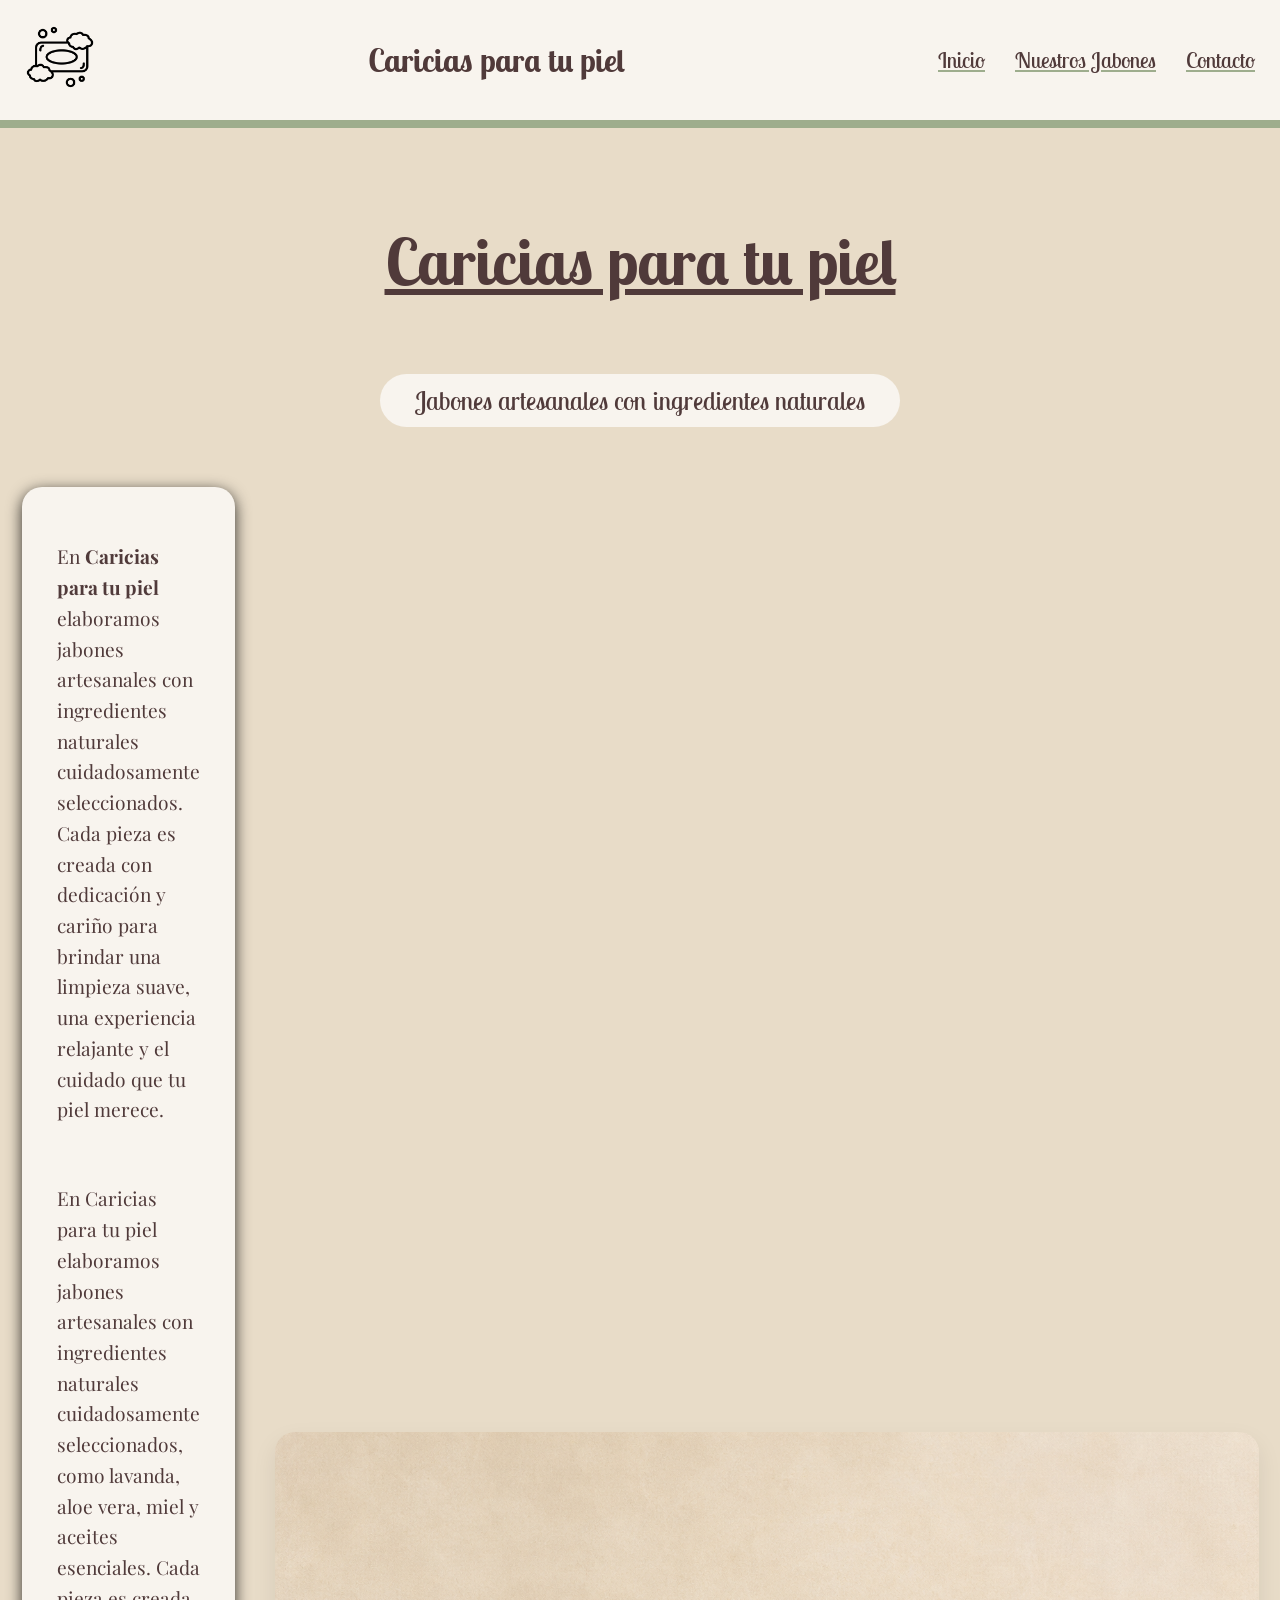
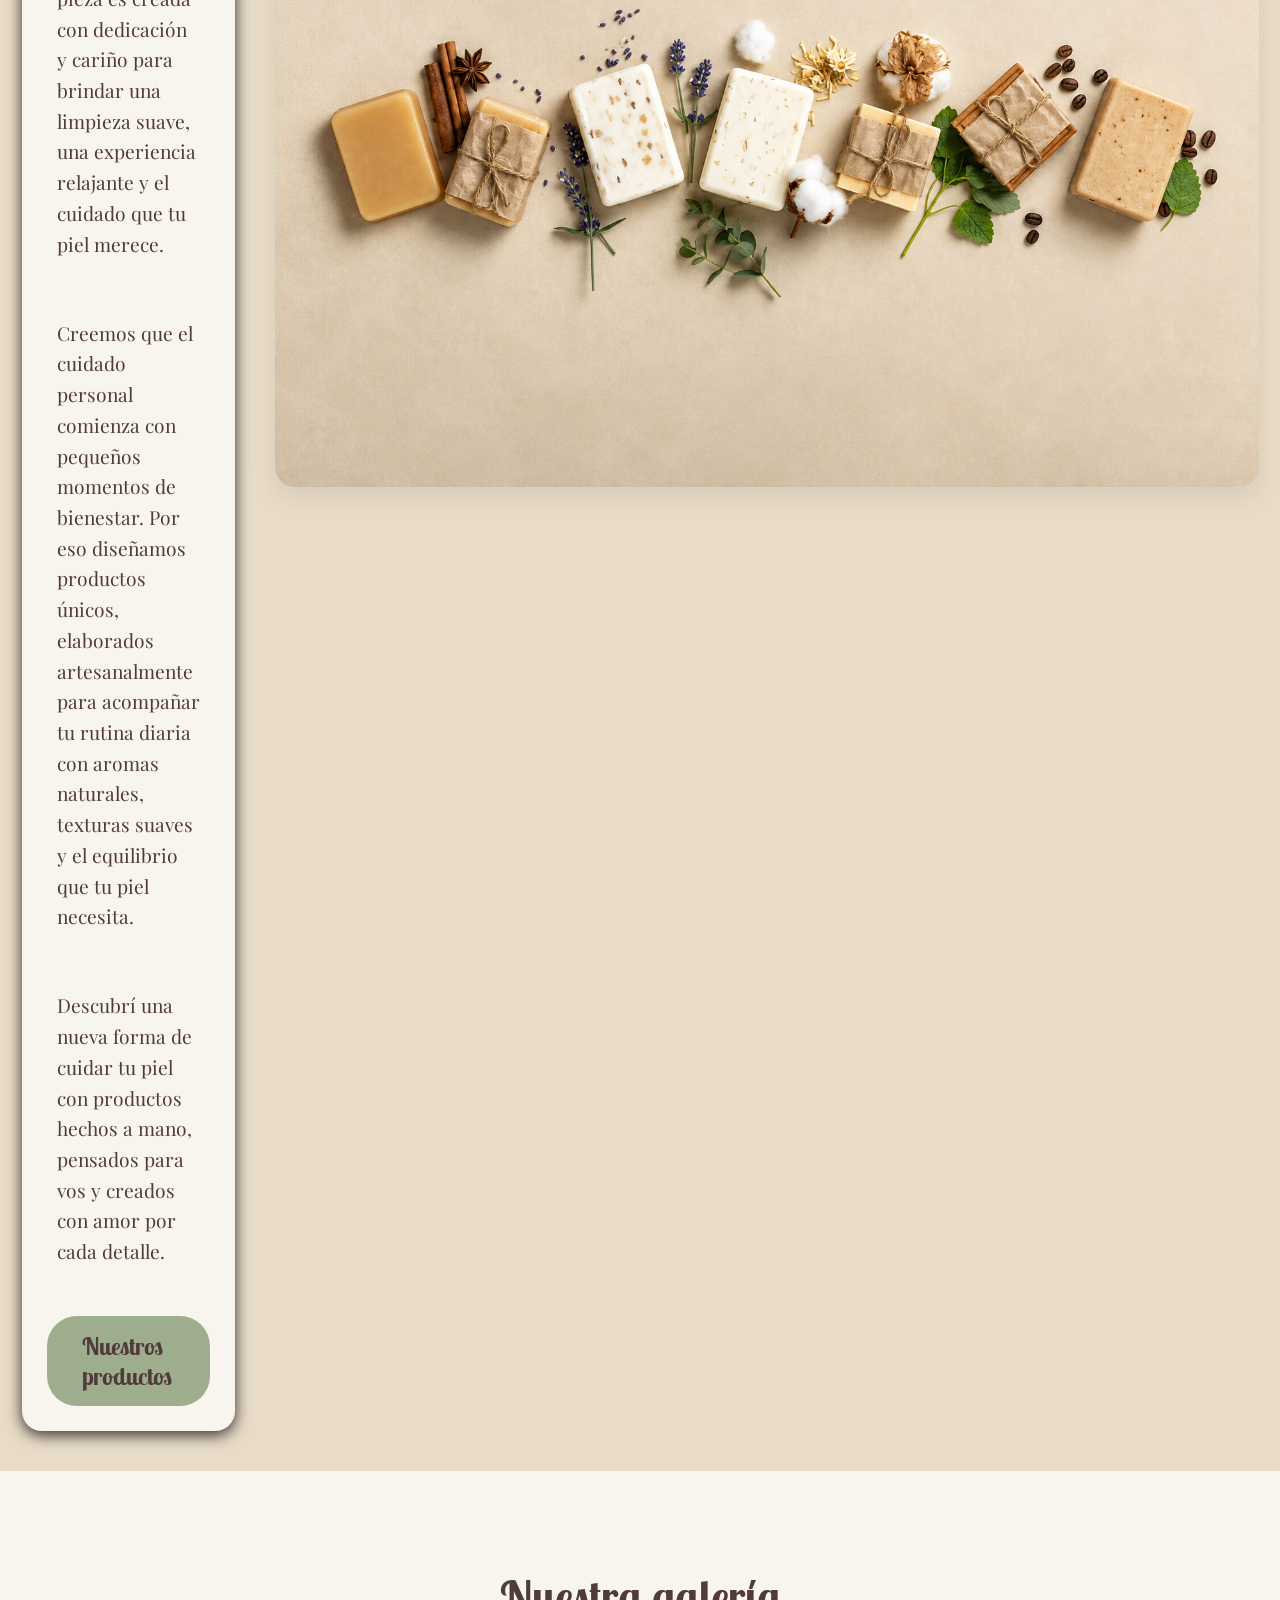
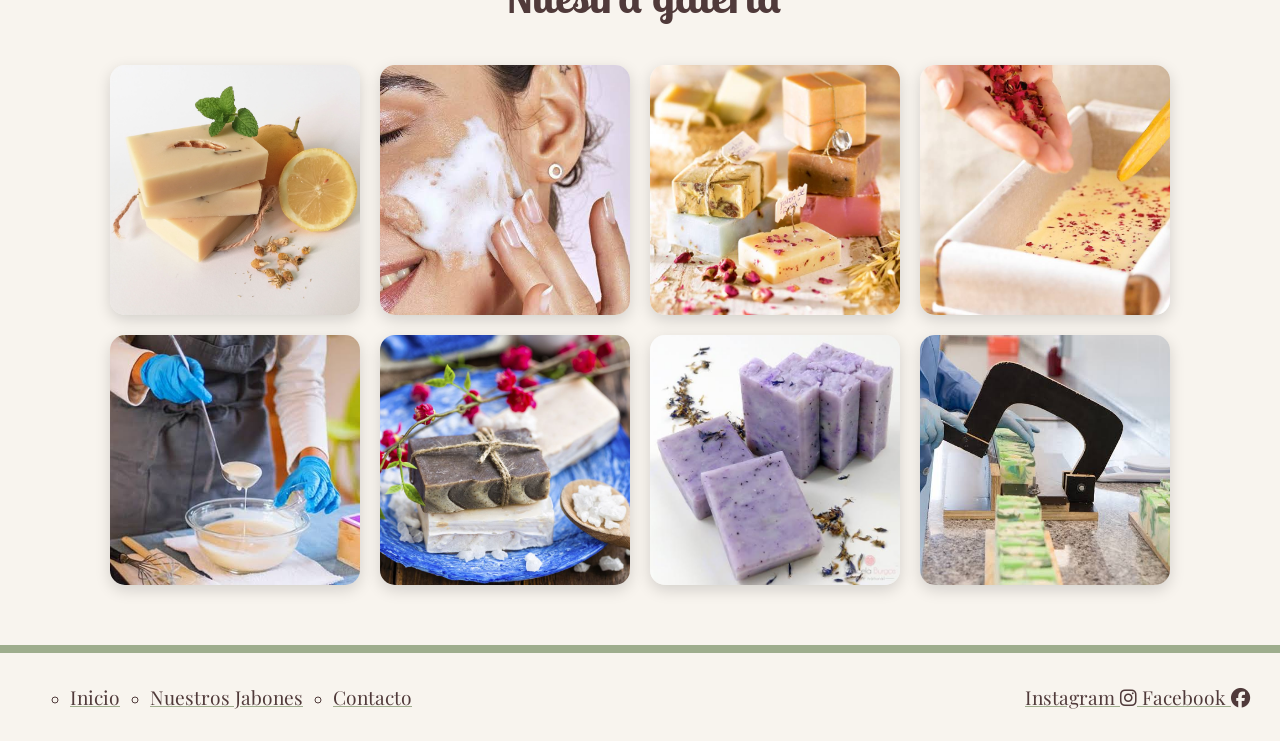
<file: index.html>
<!DOCTYPE html>
<html lang="es">
<head>
    <meta charset="UTF-8">
    <meta name="viewport" content="width=device-width, initial-scale=1.0">
    <title> Caricias para tu piel </title>
    <link rel="stylesheet" href="css/styles.css">
    <link rel="preconnect" href="https://fonts.googleapis.com">
    <link rel="preconnect" href="https://fonts.gstatic.com" crossorigin>
    <link rel="stylesheet" href="https://cdnjs.cloudflare.com/ajax/libs/font-awesome/6.7.2/css/all.min.css">
   

    <link href="https://fonts.googleapis.com/css2?family=Lobster+Two:ital,wght@0,400;0,700;1,400;1,700&family=Playfair+Display:ital,wght@0,400..900;1,400..900&display=swap" rel="stylesheet">

</head>
<body>
   <header>
        
        <nav class="navbar">
             <a href="assets/hand-soap.png" class="logo">
                <img src="assets/hand-soap.png" alt="Logo-caricias">
                </a>
                <p class="titulo-logo"> Caricias para tu piel </p>
                <ul class="nav-links">
                <li> <a href="index.html">Inicio</a> </li>
                <li> <a href="productos.html">Nuestros Jabones </a></li>
                <li> <a href="contacto.html"> Contacto </a></li>

            </ul>
        </nav>
    </header>


    <main>
        <section class="hero">  

        <div class="tit-principal" >
        <h1> Caricias para tu piel </h1> 
        </div>
        <div class="subt-principal">
        <h2> Jabones artesanales con ingredientes naturales </h2>
        </div>
        
         <div class="hero-content">
        <div class="texto-principal">
        
        <p> En <strong> Caricias para tu piel </strong> elaboramos jabones artesanales con ingredientes naturales cuidadosamente seleccionados. Cada pieza es creada con dedicación y cariño para brindar una limpieza suave, una experiencia relajante y el cuidado que tu piel merece.
        </p>
        <p>
             En Caricias para tu piel elaboramos jabones artesanales con ingredientes 
             naturales cuidadosamente seleccionados, como lavanda, aloe vera, miel y 
             aceites esenciales. Cada pieza es creada con dedicación y cariño para 
             brindar una limpieza suave, una experiencia relajante y el cuidado que 
              tu piel merece.
         </p>

         <p>
            Creemos que el cuidado personal comienza con pequeños momentos de bienestar. 
            Por eso diseñamos productos únicos, elaborados artesanalmente para acompañar 
            tu rutina diaria con aromas naturales, texturas suaves y el equilibrio que 
            tu piel necesita.
         </p>

         <p>
            Descubrí una nueva forma de cuidar tu piel con productos hechos a mano, 
            pensados para vos y creados con amor por cada detalle.
        </p>    

        

         <a href="productos.html" class="boton-hero">Nuestros productos
         </a>
         
        </div>
        <img src="assets/istockphoto-1341614092-612x612.png" alt="Imagen jabon" class="hero-image">
        </div>
        </section>


        <section class="galeria">
    <h2>Nuestra galería</h2>

    <div class="galeria-grid">
        <img src="assets/jabon1.jpg" alt="Jabón artesanal">
        <img src="assets/cara.jpg" alt="Mujer-jabon">
        <img src="assets/jabon3.jpg" alt="Jabón artesanal">
        <img src="assets/hacer-jabon-casero.jpg" alt="Jabón-preparandose">
        <img src="assets/preparacion.jpg" alt="Jabón artesanal">
        <img src="assets/jabon6.jpg" alt="Jabón artesanal">
        <img src="assets/jabon7.jpg" alt="Jabón artesanal">
        <img src="assets/jabon8.jpg" alt="Jabón artesanal">
    </div>
</section>

       
    </main>

    <footer >
        <ul class="footer-nav">
                <li> <a href="index.html">Inicio</a> </li>
                <li> <a href="productos.html">Nuestros Jabones </a></li>
                <li> <a href="contacto.html"> Contacto </a></li>
        </ul>

        <div class="footer-redes">
            <a href="https://www.instagram.com/carinoparatupiel/"> Instagram  <i class="fa-brands fa-instagram"></i> </a>
            <a href="#"> Facebook  <i class="fa-brands fa-facebook"></i> </a>
        </div>
    </footer>

</body>
</html>
</file>
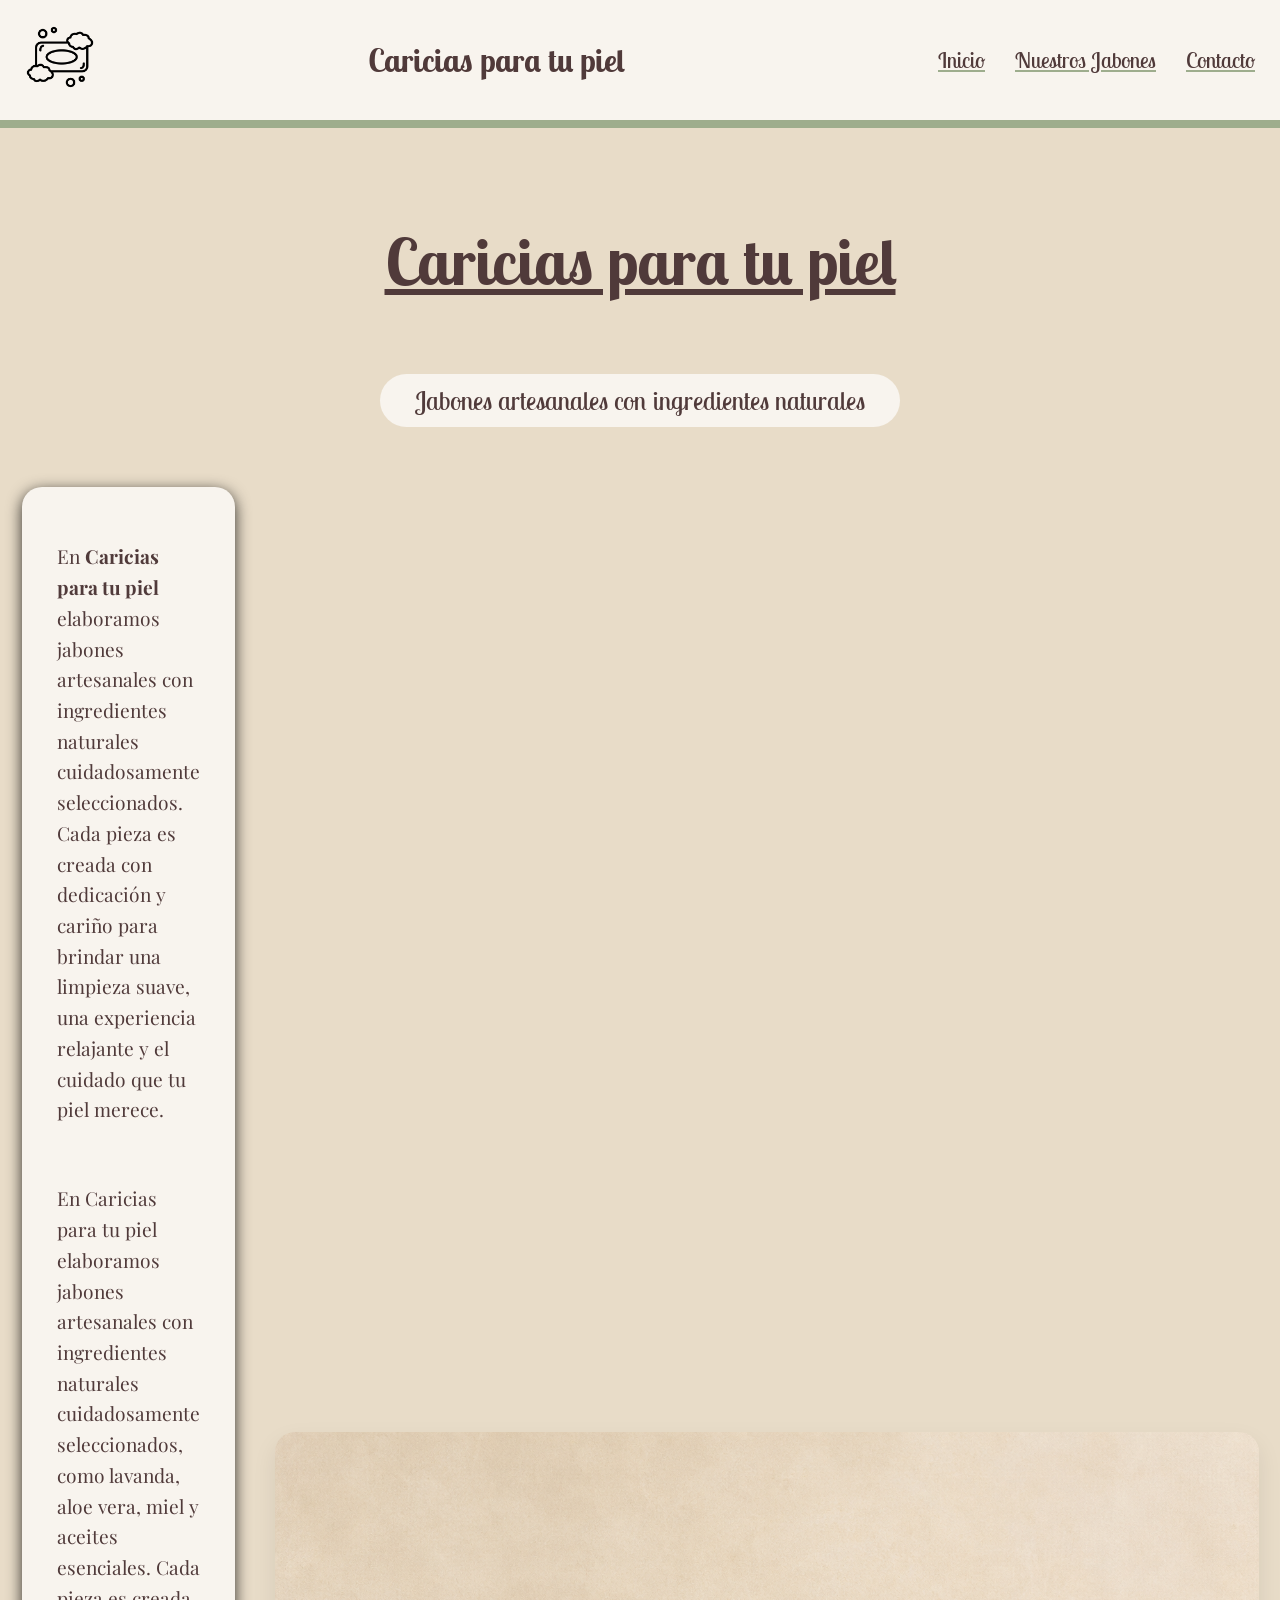
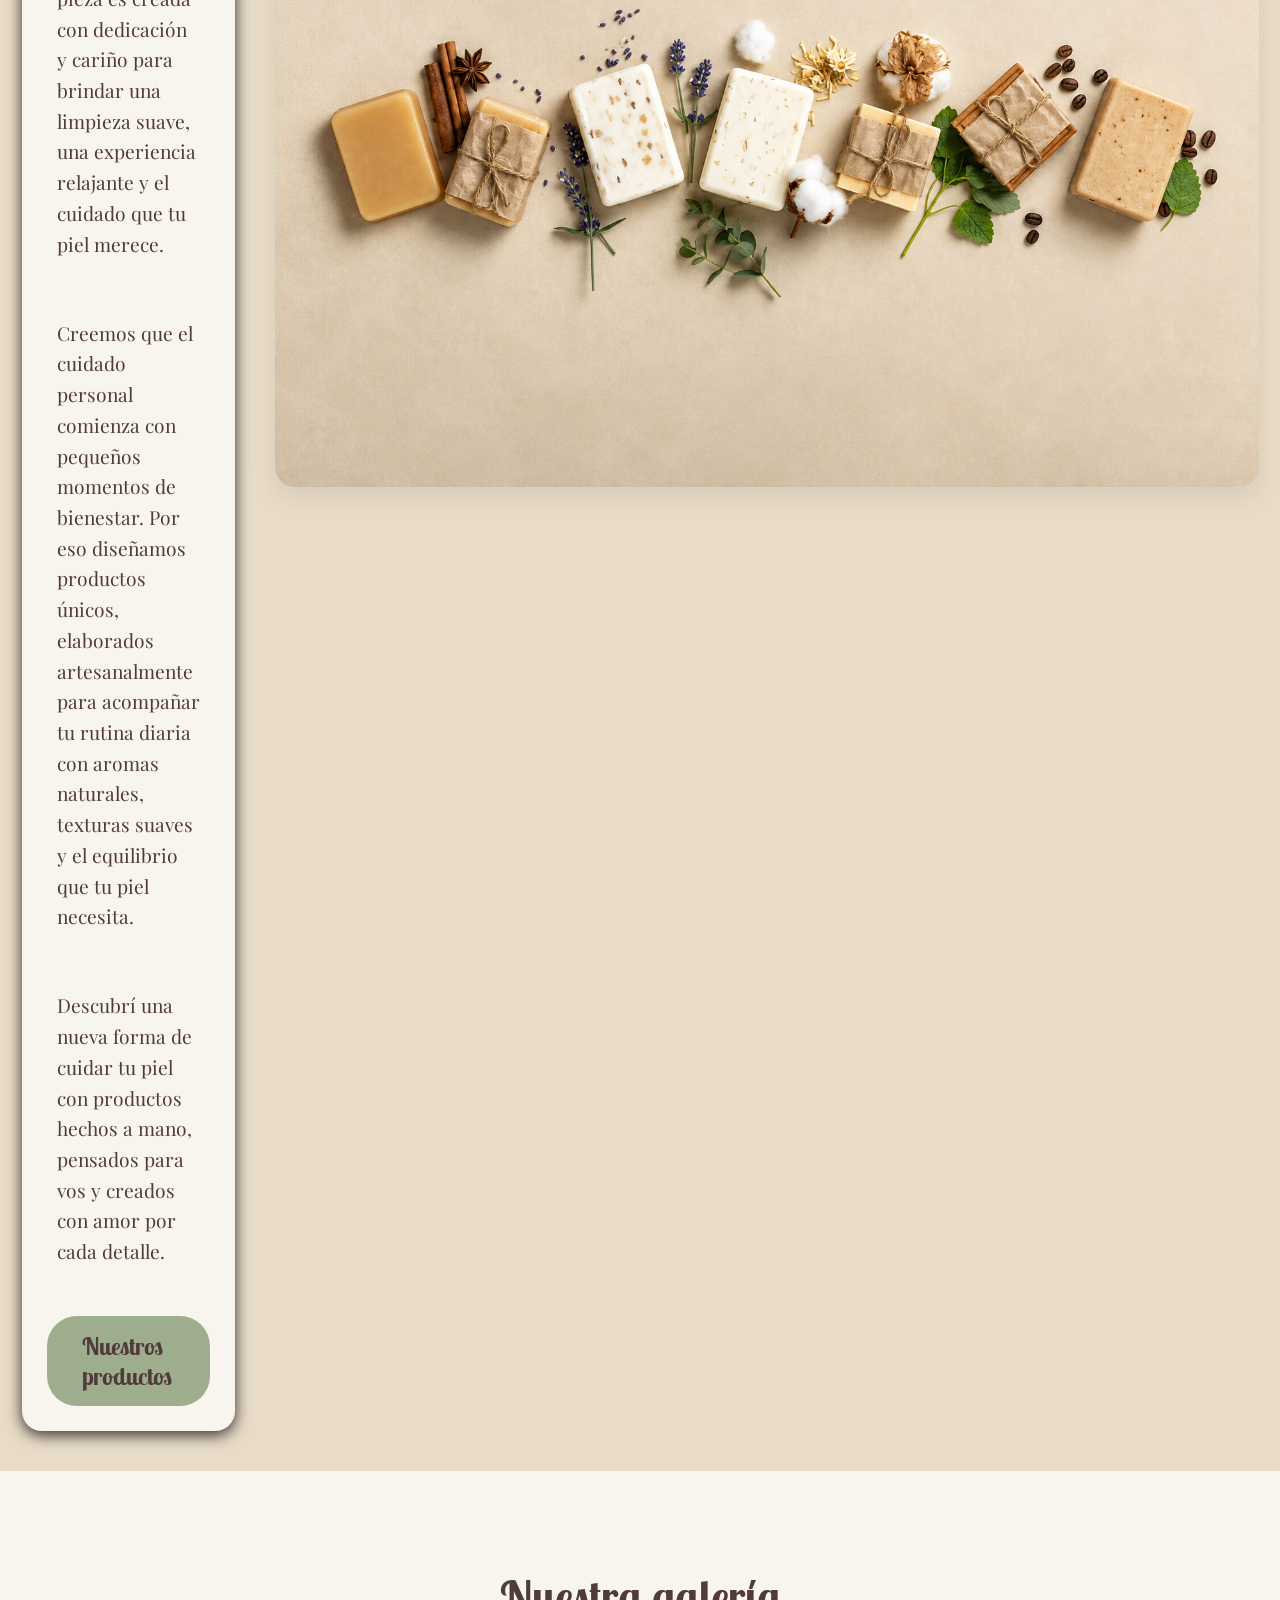
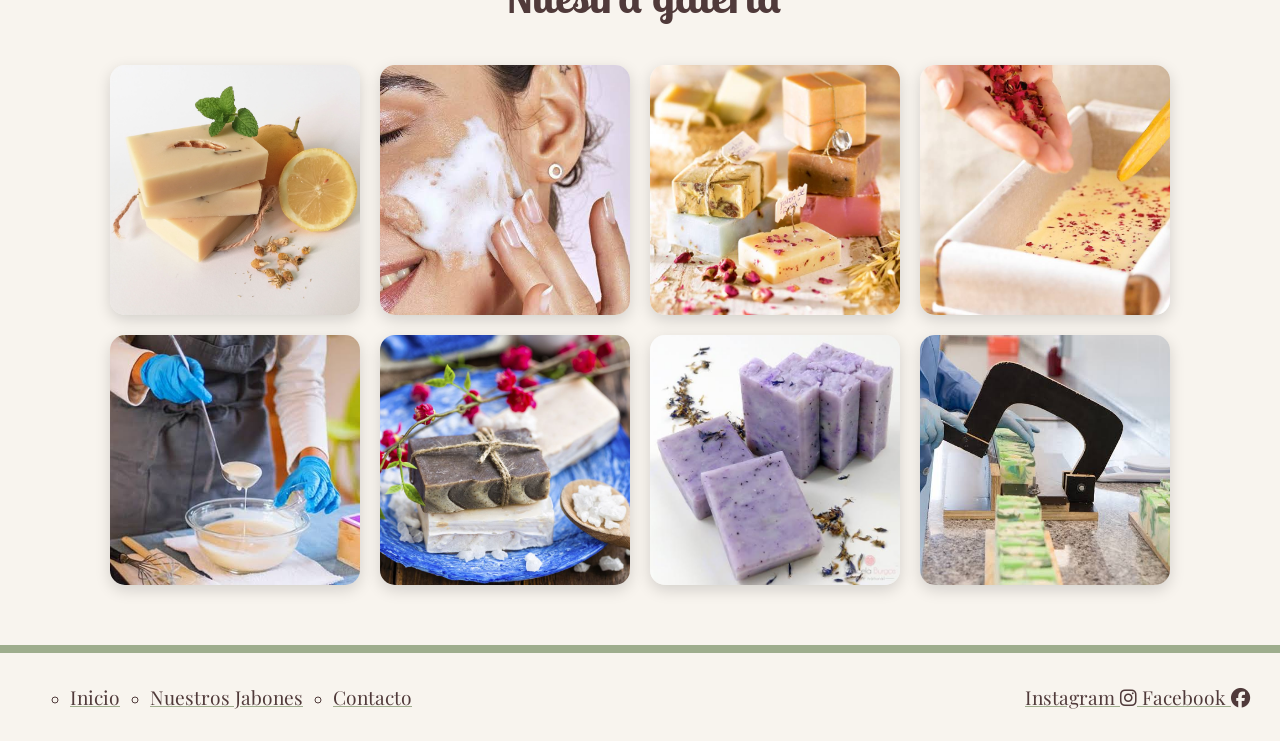
<file: htmls/index.html>
<!DOCTYPE html>
<html lang="es">
<head>
    <meta charset="UTF-8">
    <meta name="viewport" content="width=device-width, initial-scale=1.0">
    <title> Caricias para tu piel </title>
    <link rel="stylesheet" href="/css/styles.css">
    <link rel="preconnect" href="https://fonts.googleapis.com">
    <link rel="preconnect" href="https://fonts.gstatic.com" crossorigin>
    <link rel="stylesheet" href="https://cdnjs.cloudflare.com/ajax/libs/font-awesome/6.7.2/css/all.min.css">
   

    <link href="https://fonts.googleapis.com/css2?family=Lobster+Two:ital,wght@0,400;0,700;1,400;1,700&family=Playfair+Display:ital,wght@0,400..900;1,400..900&display=swap" rel="stylesheet">

</head>
<body>
   <header>
        
        <nav class="navbar">
             <a href="/assets/hand-soap.png" class="logo">
                <img src="/assets/hand-soap.png" alt="Logo-caricias">
                </a>
                <p class="titulo-logo"> Caricias para tu piel </p>
                <ul class="nav-links">
                <li> <a href="/htmls/index.html">Inicio</a> </li>
                <li> <a href="/htmls/productos.html">Nuestros Jabones </a></li>
                <li> <a href="/htmls/contacto.html"> Contacto </a></li>

            </ul>
        </nav>
    </header>


    <main>
        <section class="hero">  

        <div class="tit-principal" >
        <h1> Caricias para tu piel </h1> 
        </div>
        <div class="subt-principal">
        <h2> Jabones artesanales con ingredientes naturales </h2>
        </div>
        
         <div class="hero-content">
        <div class="texto-principal">
        
        <p> En <strong> Caricias para tu piel </strong> elaboramos jabones artesanales con ingredientes naturales cuidadosamente seleccionados. Cada pieza es creada con dedicación y cariño para brindar una limpieza suave, una experiencia relajante y el cuidado que tu piel merece.
        </p>
        <p>
             En Caricias para tu piel elaboramos jabones artesanales con ingredientes 
             naturales cuidadosamente seleccionados, como lavanda, aloe vera, miel y 
             aceites esenciales. Cada pieza es creada con dedicación y cariño para 
             brindar una limpieza suave, una experiencia relajante y el cuidado que 
              tu piel merece.
         </p>

         <p>
            Creemos que el cuidado personal comienza con pequeños momentos de bienestar. 
            Por eso diseñamos productos únicos, elaborados artesanalmente para acompañar 
            tu rutina diaria con aromas naturales, texturas suaves y el equilibrio que 
            tu piel necesita.
         </p>

         <p>
            Descubrí una nueva forma de cuidar tu piel con productos hechos a mano, 
            pensados para vos y creados con amor por cada detalle.
        </p>    

        

         <a href="/htmls/productos.html" class="boton-hero">Nuestros productos
         </a>
         
        </div>
        <img src="/assets/istockphoto-1341614092-612x612.png" alt="Imagen jabon" class="hero-image">
        </div>
        </section>


        <section class="galeria">
    <h2>Nuestra galería</h2>

    <div class="galeria-grid">
        <img src="/assets/jabon1.jpg" alt="Jabón artesanal">
        <img src="/assets/cara.jpg" alt="Mujer-jabon">
        <img src="/assets/jabon3.jpg" alt="Jabón artesanal">
        <img src="/assets/hacer-jabon-casero.jpg" alt="Jabón-preparandose">
        <img src="/assets/preparacion.jpg" alt="Jabón artesanal">
        <img src="/assets/jabon6.jpg" alt="Jabón artesanal">
        <img src="/assets/jabon7.jpg" alt="Jabón artesanal">
        <img src="/assets/jabon8.jpg" alt="Jabón artesanal">
    </div>
</section>

       
    </main>

    <footer >
        <ul class="footer-nav">
                <li> <a href="/htmls/index.html">Inicio</a> </li>
                <li> <a href="/htmls/productos.html">Nuestros Jabones </a></li>
                <li> <a href="/htmls/contacto.html"> Contacto </a></li>
        </ul>

        <div class="footer-redes">
            <a href="https://www.instagram.com/carinoparatupiel/"> Instagram  <i class="fa-brands fa-instagram"></i> </a>
            <a href="#"> Facebook  <i class="fa-brands fa-facebook"></i> </a>
        </div>
    </footer>

</body>
</html>
</file>
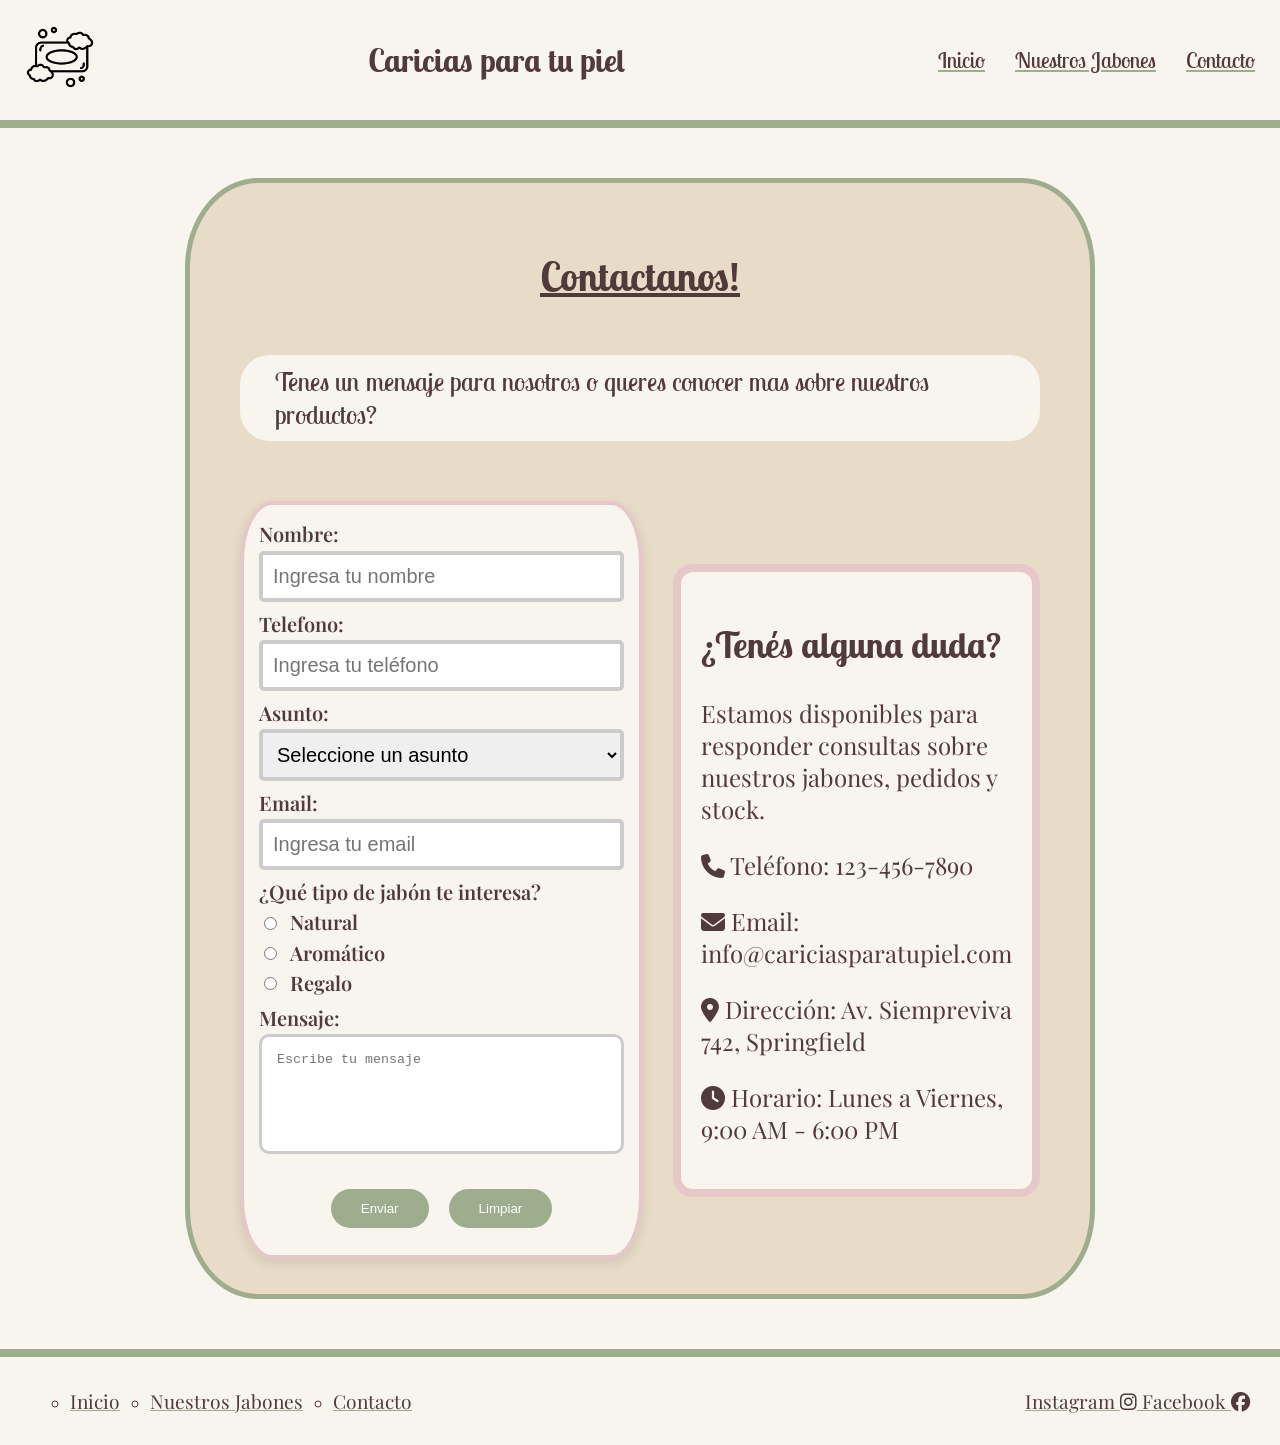
<file: contacto.html>
<!DOCTYPE html>
<html lang="es">
<head>
    <meta charset="UTF-8">
    <meta name="viewport" content="width=device-width, initial-scale=1.0">
    <title>Formulario de contacto</title>
     <link rel="stylesheet" href="css/styles.css">
    <link rel="preconnect" href="https://fonts.googleapis.com">
    <link rel="preconnect" href="https://fonts.gstatic.com" crossorigin>
    <link rel="stylesheet" href="https://cdnjs.cloudflare.com/ajax/libs/font-awesome/6.7.2/css/all.min.css">
   

    <link href="https://fonts.googleapis.com/css2?family=Lobster+Two:ital,wght@0,400;0,700;1,400;1,700&family=Playfair+Display:ital,wght@0,400..900;1,400..900&display=swap" rel="stylesheet">
</head>

<body>

 <header>
        
        <nav class="navbar">
             <a href="assets/hand-soap.png" class="logo">
                <img src="assets/hand-soap.png" alt="Logo-caricias">
                </a>
                <p class="titulo-logo"> Caricias para tu piel </p>
                <ul class="nav-links">
                <li> <a href="index.html">Inicio</a> </li>
                <li> <a href="productos.html">Nuestros Jabones </a></li>
                <li> <a href="contacto.html"> Contacto </a></li>

            </ul>
        </nav>
    </header>




<main>

<section class="contacto">
    
    <h1 class="form-titulo"> Contactanos! </h1>
    <h3>Tenes un mensaje para nosotros o queres conocer mas sobre nuestros productos?</h3>
    <div class="contenedor-contacto">
    <form action="#" method="POST" id="form-contacto">

        <div class="campform">
        <label for="nombre">Nombre:</label>
        <input type="text" id="nombre" name="nombre" placeholder="Ingresa tu nombre" required>
        </div>

        <div class="campform">
            <label for="telefono"> Telefono: </label>
            <input type="tel" id="telefono" name="telefono" placeholder="Ingresa tu teléfono" required>
        </div>

        <div class="campform">
        <label for="asunto">Asunto:</label>
        <select id="asunto" name="asunto" required>
        <option value=""> Seleccione un asunto </option>
        <option value="consulta">Consulta general</option>
        <option value="stock">Consulta de stock</option>
        <option value="pedido">Realizar un pedido</option>
        </select>
        </div>

        
        <div class="campform">
        <label for="email">Email:</label>
        <input type="email" id="email" name="email" placeholder="Ingresa tu email" required>
        </div>

        <div class="campform">
        <label>¿Qué tipo de jabón te interesa?</label>
        <div class="radio-opcion">
        <input type="radio" id="natural" name="producto" value="natural">
        <label for="natural">Natural</label>
        </div>

        <div class="radio-opcion">
        <input type="radio" id="aromatico" name="producto" value="aromatico">
        <label for="aromatico">Aromático</label>
        </div>

        <div class="radio-opcion">
        <input type="radio" id="regalo" name="producto" value="regalo">
        <label for="regalo">Regalo</label>
        </div>
        </div>

        <div class="campform">
        <label for="mensaje">Mensaje:</label>
        <textarea id="mensaje" name="mensaje" placeholder="Escribe tu mensaje" required></textarea>
        </div>

        <div class="botonform">
        <button type="submit"> Enviar </button>

        <button type="reset"> Limpiar </button>

        </div>

        

    </form>
            <div class="info-contacto">
            <h2> ¿Tenés alguna duda? </h2>
            <p>Estamos disponibles para responder consultas sobre nuestros jabones, pedidos y stock.</p>
            <p><i class="fa-solid fa-phone"></i> Teléfono: 123-456-7890</p>
            <p><i class="fa-solid fa-envelope"></i> Email: info@cariciasparatupiel.com</p>
            <p><i class="fa-solid fa-map-marker-alt"></i> Dirección: Av. Siempreviva 742, Springfield</p>
            <p><i class="fa-solid fa-clock"></i> Horario: Lunes a Viernes, 9:00 AM - 6:00 PM</p>

            </div>
    </div>
    </section>


    </main>


    
  <footer >
        <ul class="footer-nav">
                <li> <a href="index.html">Inicio</a> </li>
                <li> <a href="productos.html">Nuestros Jabones </a></li>
                <li> <a href="contacto.html"> Contacto </a></li>
        </ul>

        <div class="footer-redes">
            <a href="#"> Instagram  <i class="fa-brands fa-instagram"></i> </a>
            <a href="#"> Facebook  <i class="fa-brands fa-facebook"></i> </a>
        </div>
    </footer>

</body>
</html>
</file>
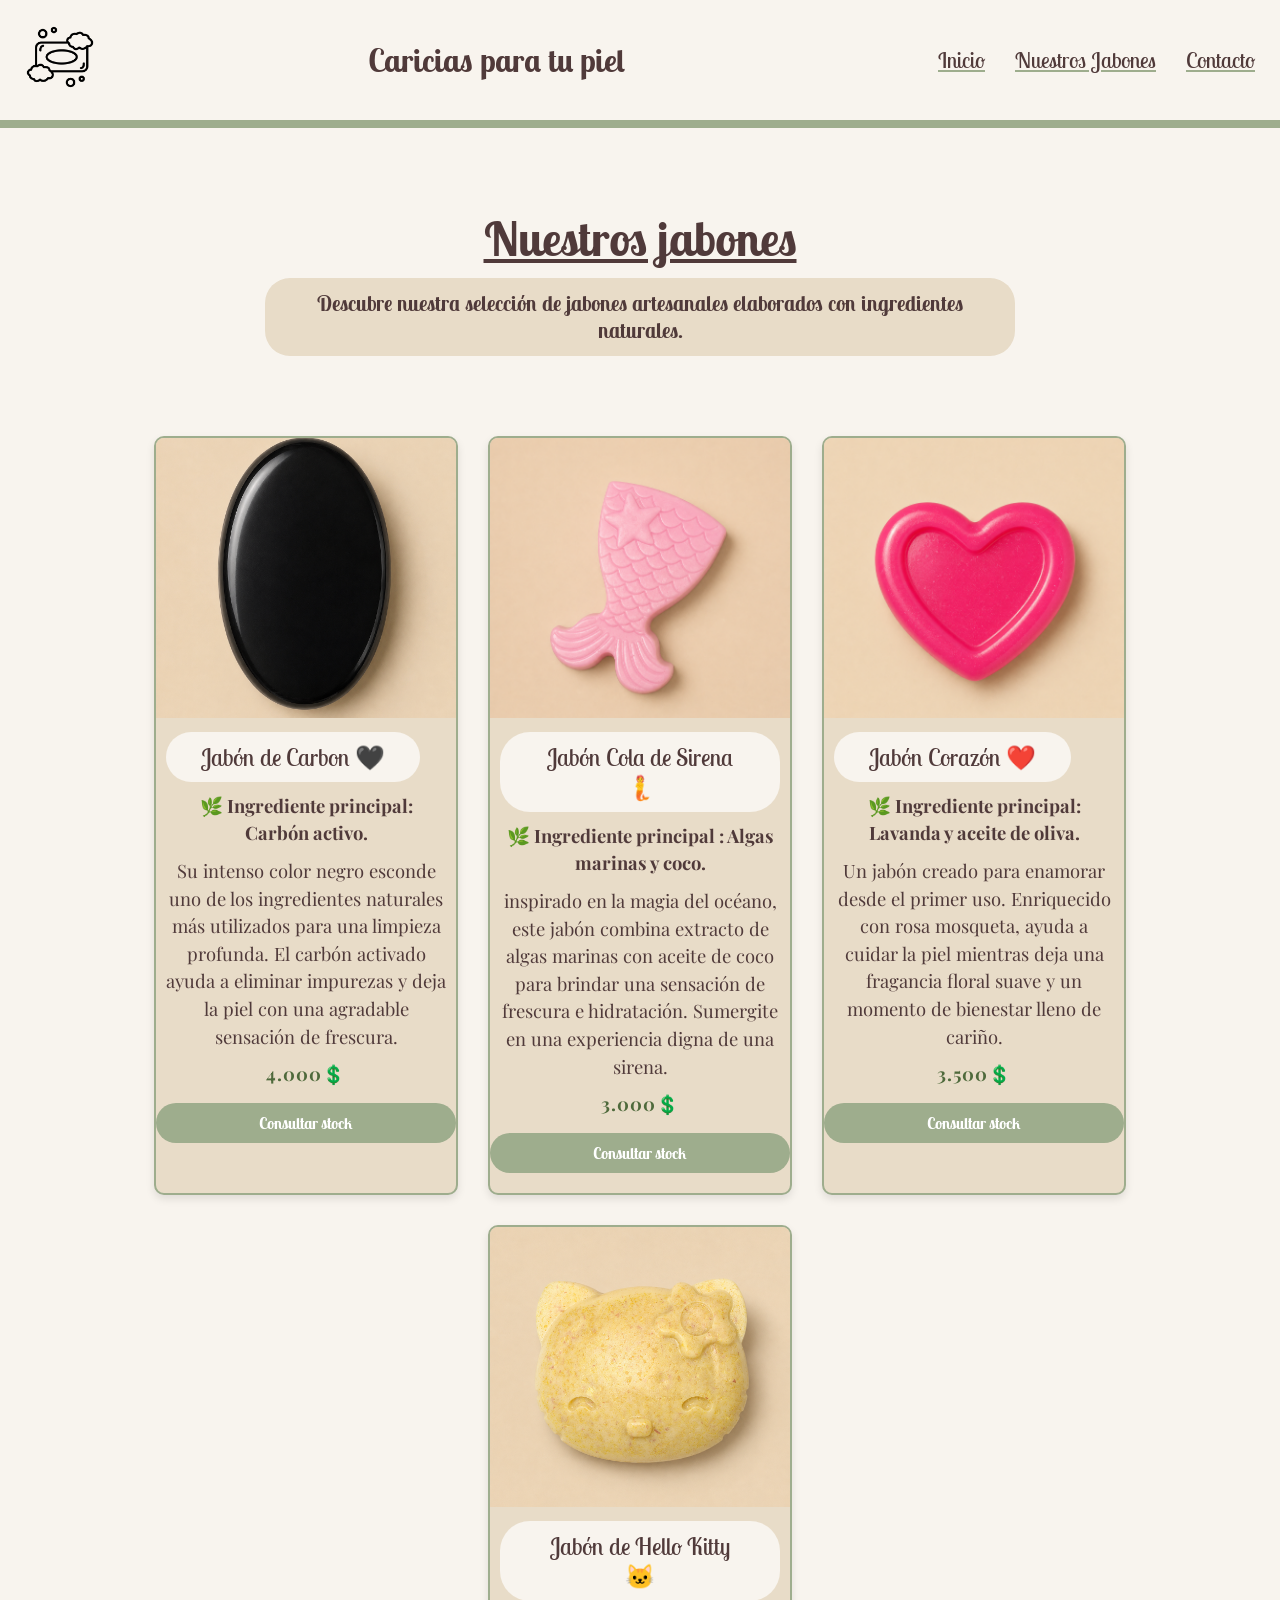
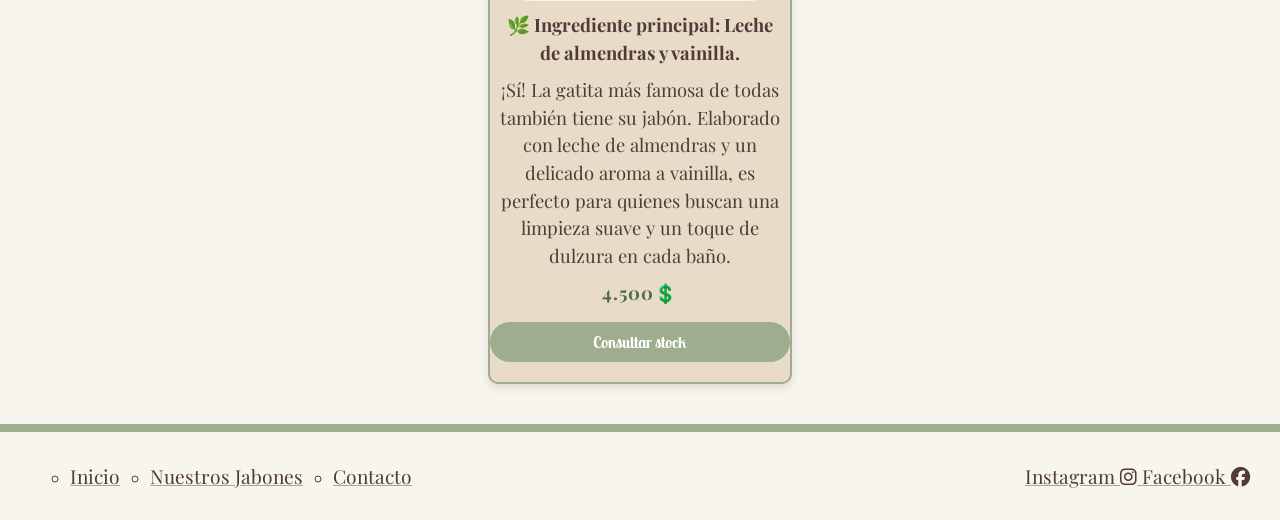
<file: productos.html>
<!DOCTYPE html>
<html lang="es">
<head>
    <meta charset="UTF-8">
    <meta name="viewport" content="width=device-width, initial-scale=1.0">
    <title>Productos jabones</title>

     <link rel="stylesheet" href="css/styles.css">
    <link rel="preconnect" href="https://fonts.googleapis.com">
    <link rel="preconnect" href="https://fonts.gstatic.com" crossorigin>
    <link rel="stylesheet" href="https://cdnjs.cloudflare.com/ajax/libs/font-awesome/6.7.2/css/all.min.css">
   

    <link href="https://fonts.googleapis.com/css2?family=Lobster+Two:ital,wght@0,400;0,700;1,400;1,700&family=Playfair+Display:ital,wght@0,400..900;1,400..900&display=swap" rel="stylesheet">
</head>

<body>
    <main>
    <header>
        
        <nav class="navbar">
             <a href="assets/hand-soap.png" class="logo">
                <img src="assets/hand-soap.png" alt="Logo-caricias">
                </a>
                <p class="titulo-logo"> Caricias para tu piel </p>
                <ul class="nav-links">
                <li> <a href="index.html">Inicio</a> </li>
                <li> <a href="productos.html">Nuestros Jabones </a></li>
                <li> <a href="contacto.html"> Contacto </a></li>

            </ul>
        </nav>
    </header>

    <section class="titulos-productos">
    <h1>Nuestros jabones </h1>
    <h2>Descubre nuestra selección de jabones artesanales elaborados con ingredientes naturales.</h2>
    </section>
    <section class="productos">
        <article class="carta-jabon">
            <img src="assets/Carbon.png" alt="Jabón de Carbón" class="imagen-jabon">
            <h3>Jabón de Carbon 🖤</h3>
            <p> <strong>🌿 Ingrediente principal: Carbón activo.</strong></p>
            <p>Su intenso color negro esconde uno de los ingredientes naturales más utilizados para una limpieza profunda. El carbón activado ayuda a eliminar impurezas y deja la piel con una agradable sensación de frescura.</p>
            <p class="precio"> 4.000💲</p>
            <a href="contacto.html" class="boton-stock"> Consultar stock </a>
        </article>

    
        <article class="carta-jabon">
            <img src="assets/Sirenitajabon.png" alt="Jabón Cola de Sirena" class="imagen-jabon">
            <h3> Jabón Cola de Sirena 🧜 </h3>
            <p> <strong>🌿 Ingrediente principal : Algas marinas y coco.</strong></p>
            <p>inspirado en la magia del océano, este jabón combina extracto de algas marinas con aceite de coco para brindar una sensación de frescura e hidratación. Sumergite en una experiencia digna de una sirena.</p>
            <p class="precio">3.000💲</p>
            <a href="contacto.html" class="boton-stock"> Consultar stock </a>
        </article>

        <article class="carta-jabon">
            <img src="assets/Corazonjabon.png" alt="Jabon corazon" class="imagen-jabon">
            <h3>Jabón Corazón ❤️</h3>
            <p> <strong>🌿 Ingrediente principal: Lavanda y aceite de oliva.</strong></p>
            <p>Un jabón creado para enamorar desde el primer uso. Enriquecido con rosa mosqueta, ayuda a cuidar la piel mientras deja una fragancia floral suave y un momento de bienestar lleno de cariño.</p>
            <p class="precio"> 3.500💲</p>
            <a href="contacto.html" class="boton-stock"> Consultar stock </a>
           
        </article>


        <article class="carta-jabon hellokittyjabon">
            <img src="assets/Hellokitty.png" alt="Jabón de Hello Kitty" class="imagen-jabon">
            <h3>Jabón de Hello Kitty 🐱</h3>
            <img src="assets/Kittyespia.png" class="Kittyespia" alt="Kittycbz"> 
            <span class="kittymsj">Miau!🩷</span>
            <p> <strong>🌿 Ingrediente principal: Leche de almendras y vainilla.</strong></p>
            <p>¡Sí! La gatita más famosa de todas también tiene su jabón. Elaborado con leche de almendras y un delicado aroma a vainilla, es perfecto para quienes buscan una limpieza suave y un toque de dulzura en cada baño.</p>
            <p class="precio"> 4.500💲</p>
            <a href="contacto.html" class="boton-stock"> Consultar stock </a>
        </article>  

    </section>

    </main>
     <footer >
        <ul class="footer-nav">
                <li> <a href="index.html">Inicio</a> </li>
                <li> <a href="productos.html">Nuestros Jabones </a></li>
                <li> <a href="contacto.html"> Contacto </a></li>
        </ul>

        <div class="footer-redes">
            <a href="https://www.instagram.com/carinoparatupiel/"> Instagram  <i class="fa-brands fa-instagram"></i> </a>
            <a href="#"> Facebook  <i class="fa-brands fa-facebook"></i> </a>
        </div>
    </footer>


</body>
</html>
</file>
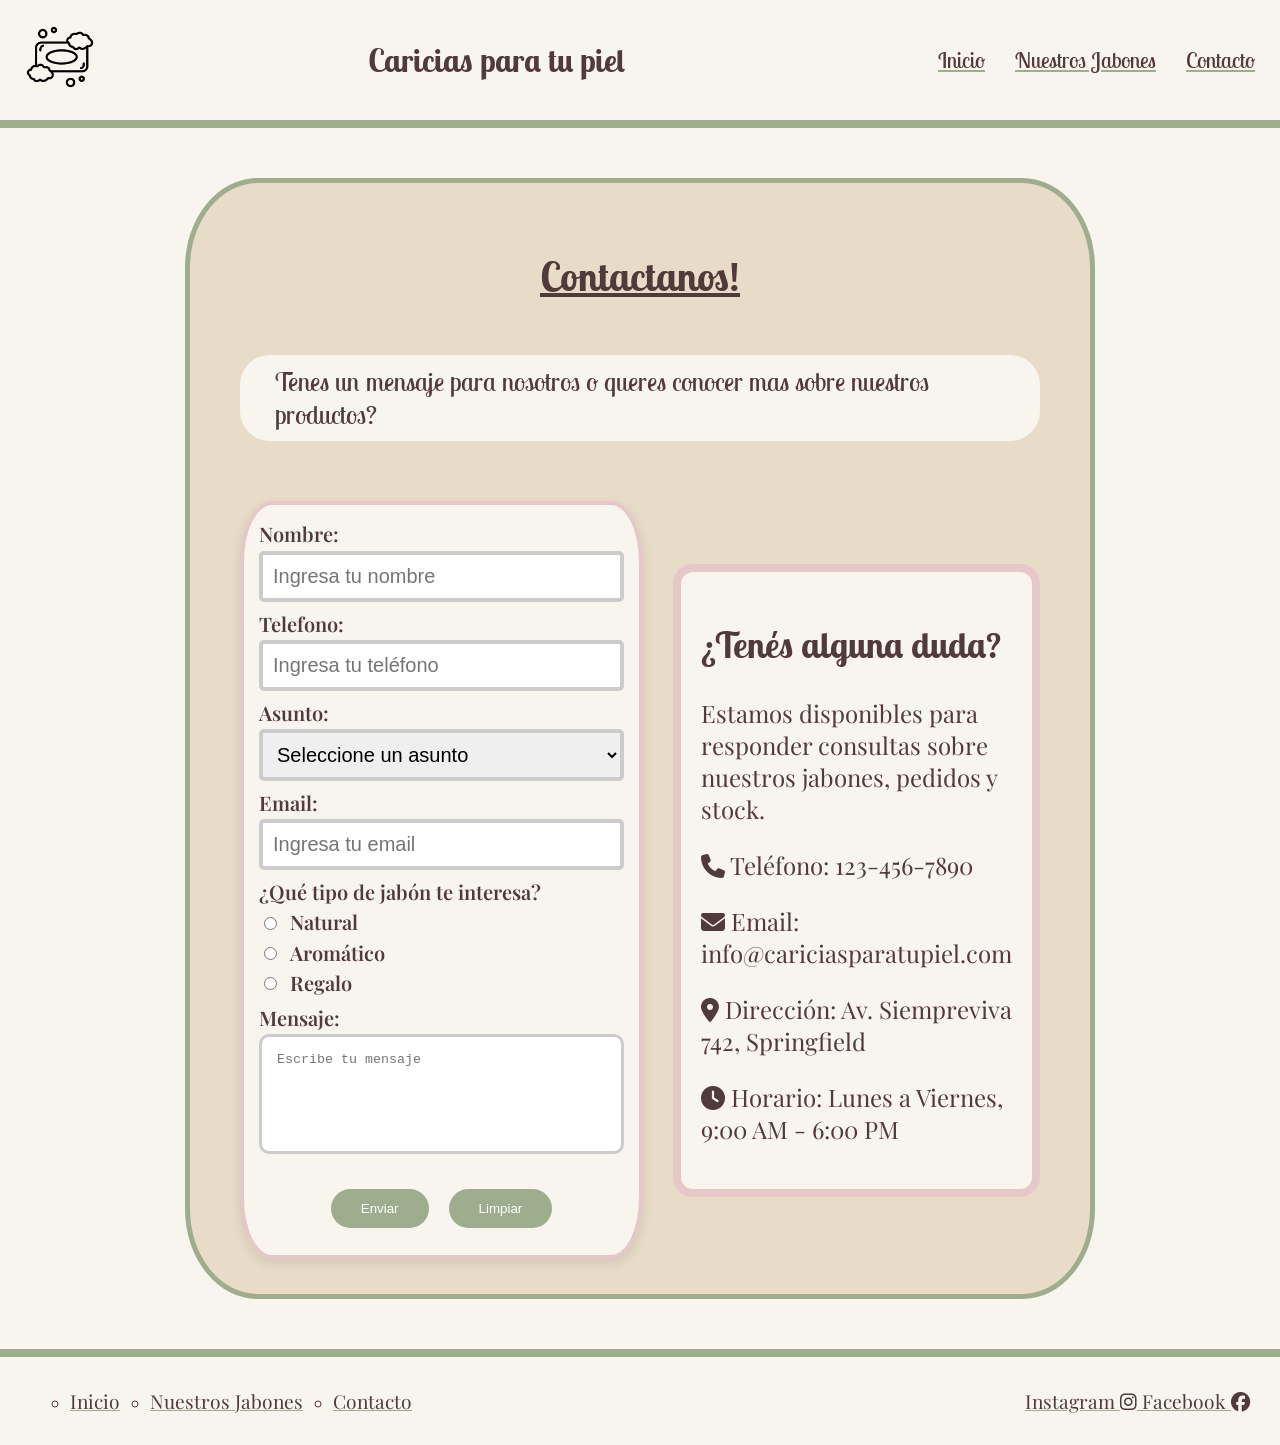
<file: htmls/contacto.html>
<!DOCTYPE html>
<html lang="es">
<head>
    <meta charset="UTF-8">
    <meta name="viewport" content="width=device-width, initial-scale=1.0">
    <title>Formulario de contacto</title>
     <link rel="stylesheet" href="/css/styles.css">
    <link rel="preconnect" href="https://fonts.googleapis.com">
    <link rel="preconnect" href="https://fonts.gstatic.com" crossorigin>
    <link rel="stylesheet" href="https://cdnjs.cloudflare.com/ajax/libs/font-awesome/6.7.2/css/all.min.css">
   

    <link href="https://fonts.googleapis.com/css2?family=Lobster+Two:ital,wght@0,400;0,700;1,400;1,700&family=Playfair+Display:ital,wght@0,400..900;1,400..900&display=swap" rel="stylesheet">
</head>

<body>

<header>
        
        <nav class="navbar">
             <a href="/assets/hand-soap.png" class="logo">
                <img src="/assets/hand-soap.png" alt="Logo-caricias">
                </a>
                <p class="titulo-logo"> Caricias para tu piel </p>
                <ul class="nav-links">
                <li> <a href="/htmls/index.html">Inicio</a> </li>
                <li> <a href="/htmls/productos.html">Nuestros Jabones </a></li>
                <li> <a href="/htmls/contacto.html"> Contacto </a></li>

            </ul>
        </nav>
</header>




<main>

<section class="contacto">
    
    <h1 class="form-titulo"> Contactanos! </h1>
    <h3>Tenes un mensaje para nosotros o queres conocer mas sobre nuestros productos?</h3>
    <div class="contenedor-contacto">
    <form action="#" method="POST" id="form-contacto">

        <div class="campform">
        <label for="nombre">Nombre:</label>
        <input type="text" id="nombre" name="nombre" placeholder="Ingresa tu nombre" required>
        </div>

        <div class="campform">
            <label for="telefono"> Telefono: </label>
            <input type="tel" id="telefono" name="telefono" placeholder="Ingresa tu teléfono" required>
        </div>

        <div class="campform">
        <label for="asunto">Asunto:</label>
        <select id="asunto" name="asunto" required>
        <option value=""> Seleccione un asunto </option>
        <option value="consulta">Consulta general</option>
        <option value="stock">Consulta de stock</option>
        <option value="pedido">Realizar un pedido</option>
        </select>
        </div>

        
        <div class="campform">
        <label for="email">Email:</label>
        <input type="email" id="email" name="email" placeholder="Ingresa tu email" required>
        </div>

        <div class="campform">
        <label>¿Qué tipo de jabón te interesa?</label>
        <div class="radio-opcion">
        <input type="radio" id="natural" name="producto" value="natural">
        <label for="natural">Natural</label>
        </div>

        <div class="radio-opcion">
        <input type="radio" id="aromatico" name="producto" value="aromatico">
        <label for="aromatico">Aromático</label>
        </div>

        <div class="radio-opcion">
        <input type="radio" id="regalo" name="producto" value="regalo">
        <label for="regalo">Regalo</label>
        </div>
        </div>

        <div class="campform">
        <label for="mensaje">Mensaje:</label>
        <textarea id="mensaje" name="mensaje" placeholder="Escribe tu mensaje" required></textarea>
        </div>

        <div class="botonform">
        <button type="submit"> Enviar </button>

        <button type="reset"> Limpiar </button>

        </div>

        

    </form>
            <div class="info-contacto">
            <h2> ¿Tenés alguna duda? </h2>
            <p>Estamos disponibles para responder consultas sobre nuestros jabones, pedidos y stock.</p>
            <p><i class="fa-solid fa-phone"></i> Teléfono: 123-456-7890</p>
            <p><i class="fa-solid fa-envelope"></i> Email: info@cariciasparatupiel.com</p>
            <p><i class="fa-solid fa-map-marker-alt"></i> Dirección: Av. Siempreviva 742, Springfield</p>
            <p><i class="fa-solid fa-clock"></i> Horario: Lunes a Viernes, 9:00 AM - 6:00 PM</p>

            </div>
    </div>
    </section>


    </main>


    
  <footer >
        <ul class="footer-nav">
                <li> <a href="/htmls/index.html">Inicio</a> </li>
                <li> <a href="/htmls/productos.html">Nuestros Jabones </a></li>
                <li> <a href="/htmls/contacto.html"> Contacto </a></li>
        </ul>

        <div class="footer-redes">
            <a href="#"> Instagram  <i class="fa-brands fa-instagram"></i> </a>
            <a href="#"> Facebook  <i class="fa-brands fa-facebook"></i> </a>
        </div>
    </footer>

</body>
</html>
</file>
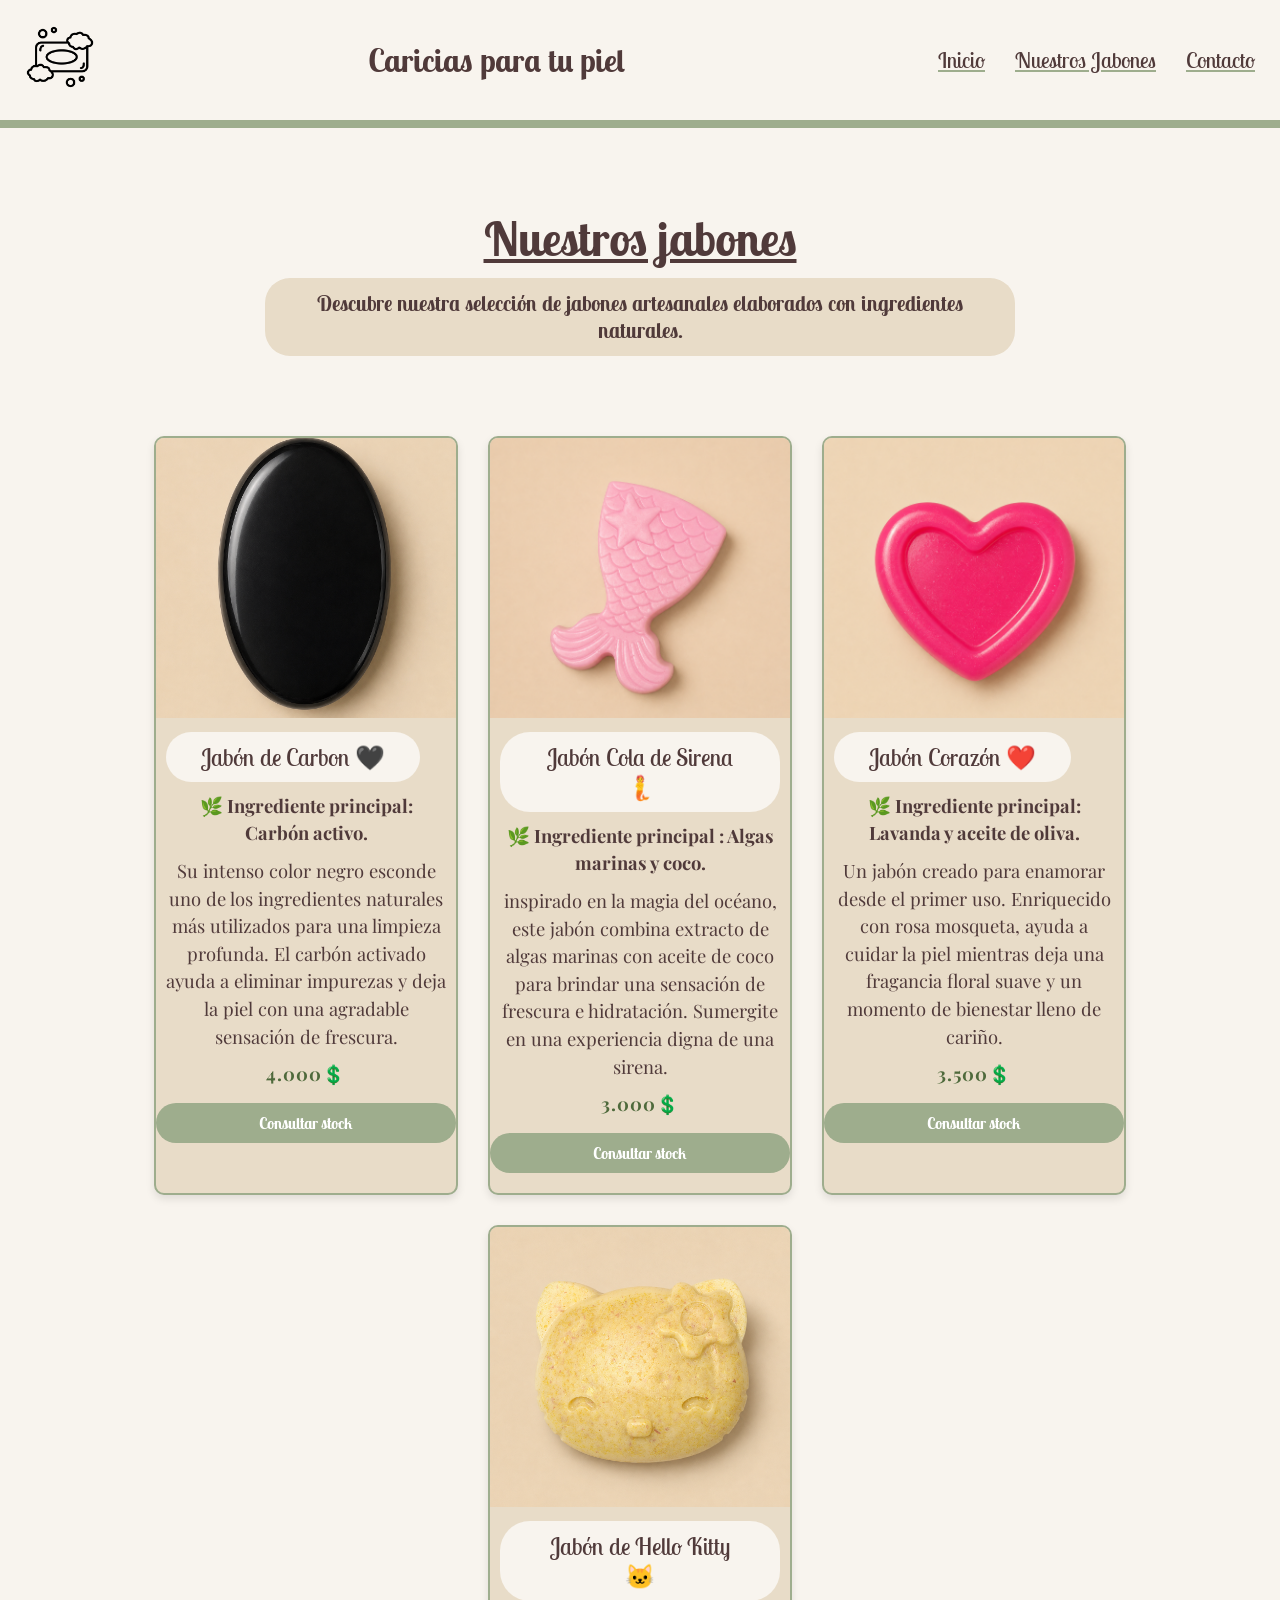
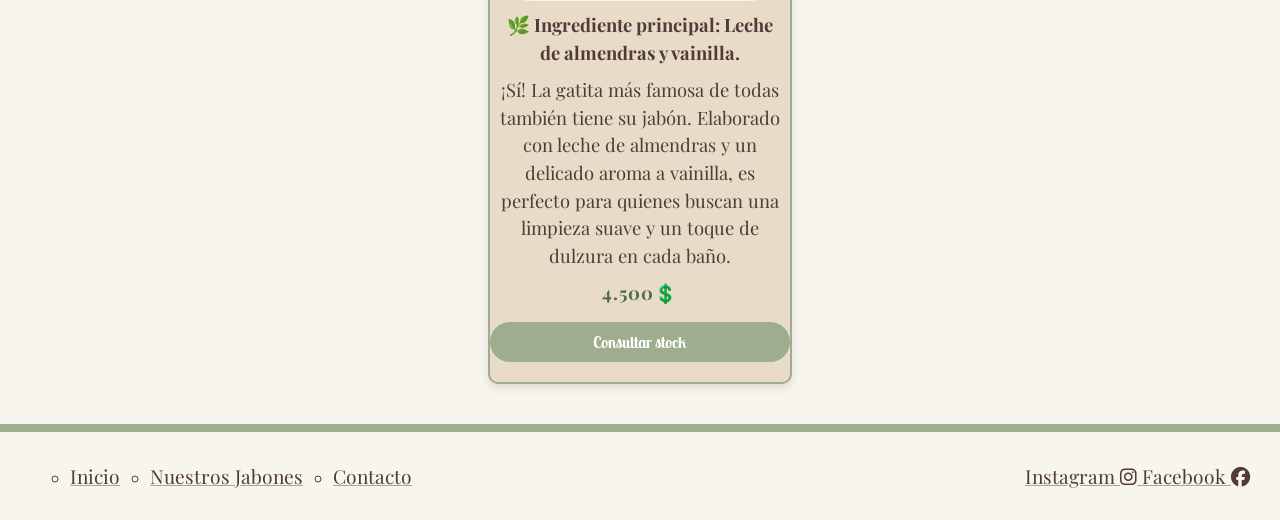
<file: htmls/productos.html>
<!DOCTYPE html>
<html lang="es">
<head>
    <meta charset="UTF-8">
    <meta name="viewport" content="width=device-width, initial-scale=1.0">
    <title>Productos jabones</title>

     <link rel="stylesheet" href="/css/styles.css">
    <link rel="preconnect" href="https://fonts.googleapis.com">
    <link rel="preconnect" href="https://fonts.gstatic.com" crossorigin>
    <link rel="stylesheet" href="https://cdnjs.cloudflare.com/ajax/libs/font-awesome/6.7.2/css/all.min.css">
   

    <link href="https://fonts.googleapis.com/css2?family=Lobster+Two:ital,wght@0,400;0,700;1,400;1,700&family=Playfair+Display:ital,wght@0,400..900;1,400..900&display=swap" rel="stylesheet">
</head>

<body>
    <main>
    <header>
        
        <nav class="navbar">
             <a href="/assets/hand-soap.png" class="logo">
                <img src="/assets/hand-soap.png" alt="Logo-caricias">
                </a>
                <p class="titulo-logo"> Caricias para tu piel </p>
                <ul class="nav-links">
                <li> <a href="/htmls/index.html">Inicio</a> </li>
                <li> <a href="/htmls/productos.html">Nuestros Jabones </a></li>
                <li> <a href="/htmls/contacto.html"> Contacto </a></li>

            </ul>
        </nav>
    </header>

    <section class="titulos-productos">
    <h1>Nuestros jabones </h1>
    <h2>Descubre nuestra selección de jabones artesanales elaborados con ingredientes naturales.</h2>
    </section>
    <section class="productos">
        <article class="carta-jabon">
            <img src="/assets/Carbon.png" alt="Jabón de Carbón" class="imagen-jabon">
            <h3>Jabón de Carbon 🖤</h3>
            <p> <strong>🌿 Ingrediente principal: Carbón activo.</strong></p>
            <p>Su intenso color negro esconde uno de los ingredientes naturales más utilizados para una limpieza profunda. El carbón activado ayuda a eliminar impurezas y deja la piel con una agradable sensación de frescura.</p>
            <p class="precio"> 4.000💲</p>
            <a href="/htmls/contacto.html#form-contacto" class="boton-stock"> Consultar stock </a>
        </article>

    
        <article class="carta-jabon">
            <img src="/assets/Sirenitajabon.png" alt="Jabón Cola de Sirena" class="imagen-jabon">
            <h3> Jabón Cola de Sirena 🧜 </h3>
            <p> <strong>🌿 Ingrediente principal : Algas marinas y coco.</strong></p>
            <p>inspirado en la magia del océano, este jabón combina extracto de algas marinas con aceite de coco para brindar una sensación de frescura e hidratación. Sumergite en una experiencia digna de una sirena.</p>
            <p class="precio">3.000💲</p>
            <a href="/htmls/contacto.html#form-contacto" class="boton-stock"> Consultar stock </a>
        </article>

        <article class="carta-jabon">
            <img src="/assets/Corazonjabon.png" alt="Jabon corazon" class="imagen-jabon">
            <h3>Jabón Corazón ❤️</h3>
            <p> <strong>🌿 Ingrediente principal: Lavanda y aceite de oliva.</strong></p>
            <p>Un jabón creado para enamorar desde el primer uso. Enriquecido con rosa mosqueta, ayuda a cuidar la piel mientras deja una fragancia floral suave y un momento de bienestar lleno de cariño.</p>
            <p class="precio"> 3.500💲</p>
            <a href="/htmls/contacto.html#form-contacto" class="boton-stock"> Consultar stock </a>
           
        </article>


        <article class="carta-jabon hellokittyjabon">
            <img src="/assets/Hellokitty.png" alt="Jabón de Hello Kitty" class="imagen-jabon">
            <h3>Jabón de Hello Kitty 🐱</h3>
            <img src="/assets/Kittyespia.png" class="Kittyespia" alt="Kittycbz"> 
            <span class="kittymsj">Miau!🩷</span>
            <p> <strong>🌿 Ingrediente principal: Leche de almendras y vainilla.</strong></p>
            <p>¡Sí! La gatita más famosa de todas también tiene su jabón. Elaborado con leche de almendras y un delicado aroma a vainilla, es perfecto para quienes buscan una limpieza suave y un toque de dulzura en cada baño.</p>
            <p class="precio"> 4.500💲</p>
            <a href="/htmls/contacto.html#form-contacto" class="boton-stock"> Consultar stock </a>
        </article>  

    </section>

    </main>
     <footer >
        <ul class="footer-nav">
                <li> <a href="/htmls/index.html">Inicio</a> </li>
                <li> <a href="/htmls/productos.html">Nuestros Jabones </a></li>
                <li> <a href="/htmls/contacto.html"> Contacto </a></li>
        </ul>

        <div class="footer-redes">
            <a href="https://www.instagram.com/carinoparatupiel/"> Instagram  <i class="fa-brands fa-instagram"></i> </a>
            <a href="#"> Facebook  <i class="fa-brands fa-facebook"></i> </a>
        </div>
    </footer>


</body>
</html>
</file>
<file: css/styles.css>
@import url(principal.css);
@import url(productos.css);
@import url(contacto.css);
@import url(general.css);
</file>
